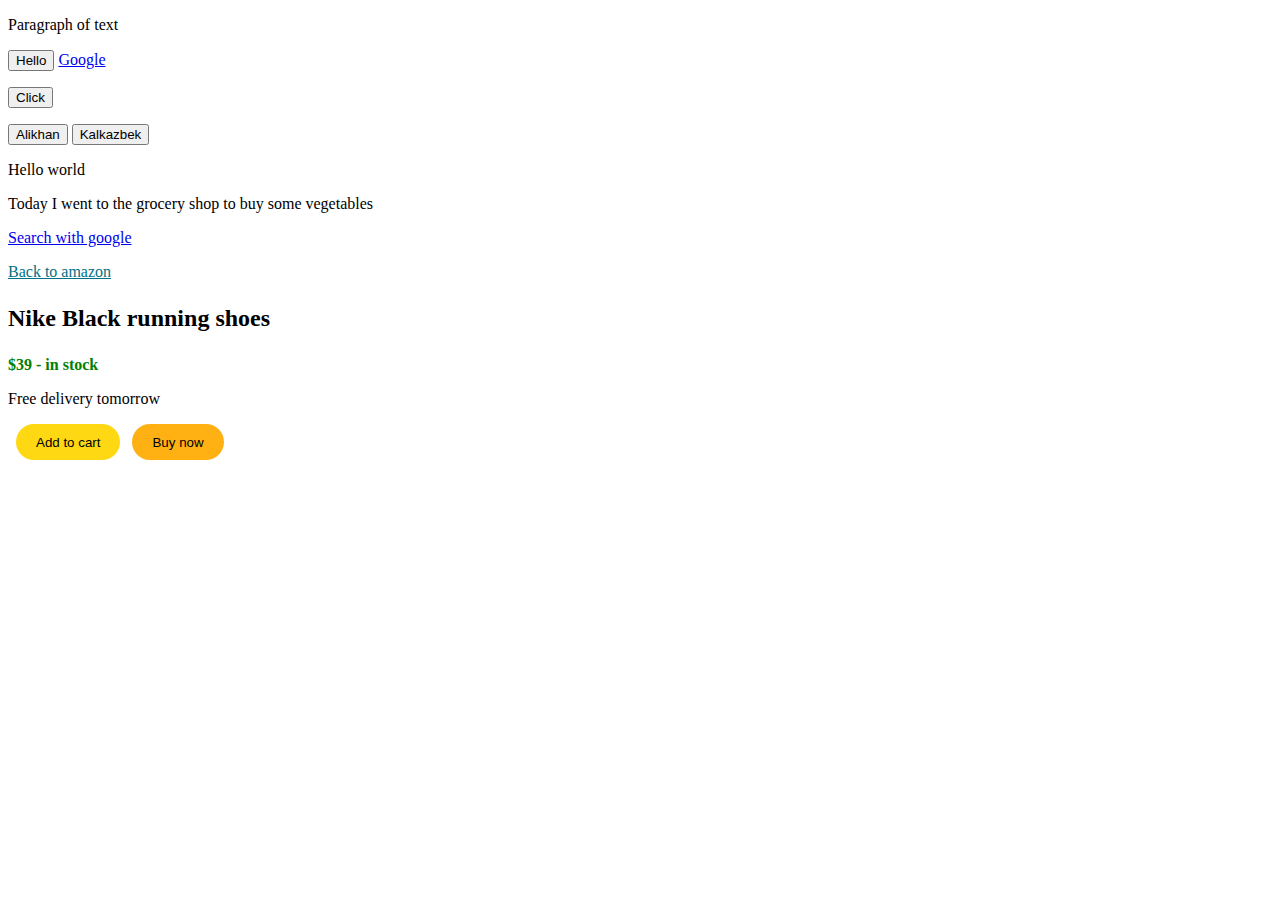
<file: index.html>
<!DOCTYPE html>
<html lang="en">
<head>
    <meta charset="UTF-8">
    <meta name="viewport" content="width=device-width, initial-scale=1.0">
    <title>Document</title>
    <style>
      .amazon-link{
        color: rgb(0, 113, 133);
      }
      .amazon-link:hover{
        color: rgb(199, 81, 31);
      }
      .Nike{
        font-weight: bold;
        font-size: 24px;
      }
      .price{
        color: green;
        font-weight: bold;

      }
      .add{
        background-color: rgb(255, 216, 20);
        color: black;
        height: 36px;
        padding: 10px;
        padding-right: 20px;
        padding-left: 20px;
        border-radius: 18px;
        border: none;
        cursor: pointer;
        margin-left: 8px;
        transition: background-color 0.15s , opacity 0.15s;
      }
      .add:hover{
        background-color:  rgb(245, 205, 3);
      }
      .add:active{
        opacity: 0.6;
      }
      .buy{
        background-color: rgb(255, 177, 20);
        color: black;
        height: 36px;
        padding: 10px;
        padding-right: 20px;
        padding-left: 20px;
        border-radius: 18px;
        border: none;
        cursor: pointer;
        margin-left: 8px;
        transition: background-color 0.15s , opacity 0.15s;

      }
      .buy:hover{
        background-color: rgb(250, 137, 0);

      }
      .buy:active{
        opacity: 0.5;
      }

    </style>
</head>
<body>

    <p>
      Paragraph of text
    </p>

    <button>
      Hello
    </button>

    <a href="https://www.youtube.com/" target="_blank" >
      Google
    </a>
    <p></p>
    <button>Click</button>
    <p></p>
    <button>Alikhan</button>
    <button>Kalkazbek</button>
    <p>Hello world</p>
    <p>Today I went to the grocery shop to buy some vegetables</p>

    <a href="https://www.google.com/" target="_blank">Search with google</a>
    <p></p>
    <a href="https://www.amazon.com/" class="amazon-link" target="_self">Back to amazon</a>
    <p class="Nike">Nike Black running shoes</p>
    <p class="price">$39 - in stock </p>
    <p>Free delivery tomorrow</p>
    <button class="add">Add to cart</button>
    <button class="buy">Buy now</button>
  </body>
</html>
</file>
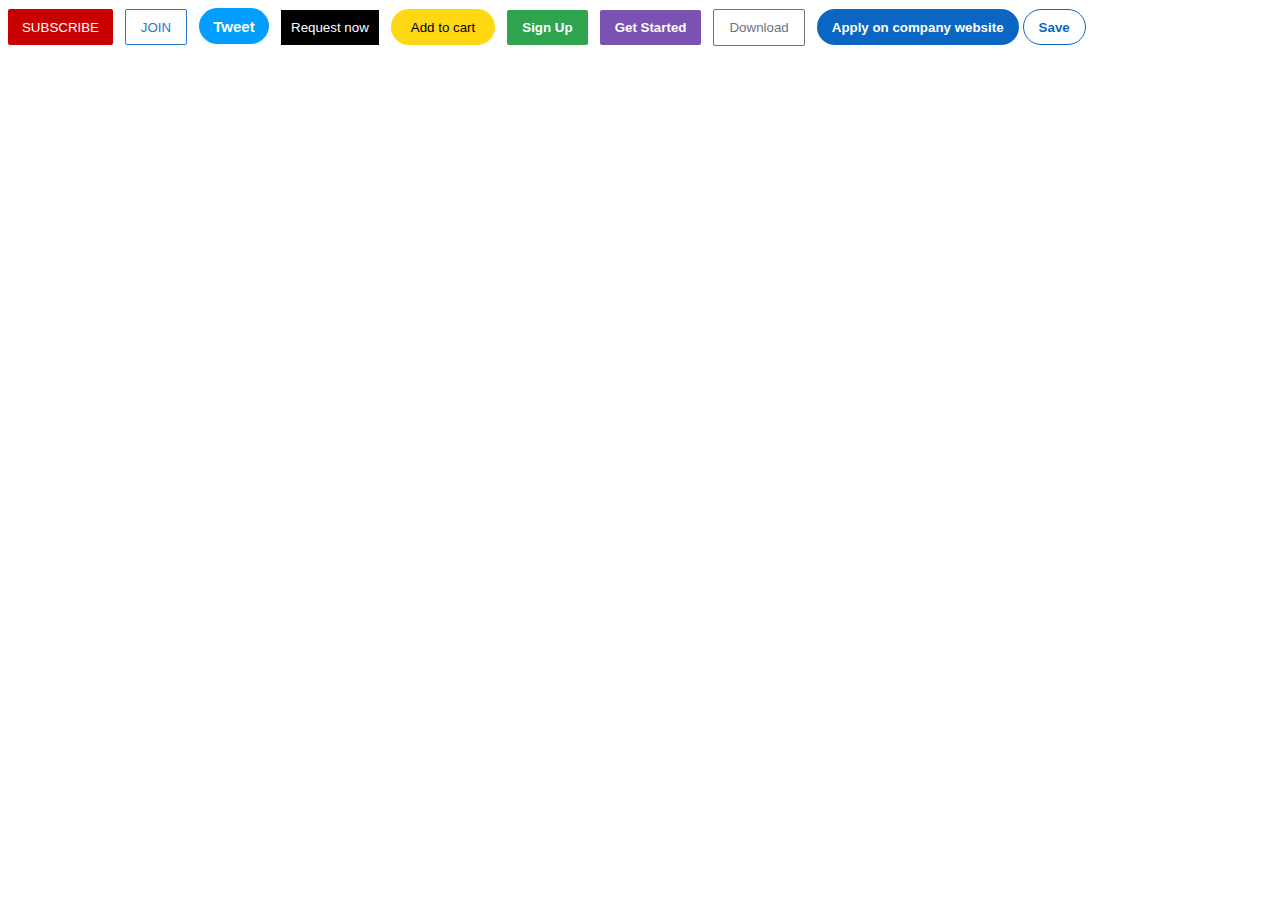
<file: buttons.html>
<!DOCTYPE html>
<html lang="en">
<head>
  <meta charset="UTF-8">
  <meta name="viewport" content="width=device-width, initial-scale=1.0">
  <title>Document</title>
  <style>
    .subscribe{
      background-color: rgb(200, 0, 0);
      color: white;
      border:none;
      height: 36px;
      border-radius: 2px;
      width: 105px;
      cursor: pointer;
      margin-right: 8px;
      transition: opacity 0.15s;
    }
    .subscribe:hover{
      opacity: 0.8;
    }
    .subscribe:active{
      opacity: 0.5;
    }
    .join{
      background-color: white;
      border-radius: 2px;
      border-color: rgb(41,118,211);
      color: rgb(41,118,211);
      height: 36px;
      border-width: 1px;
      width: 62px;
      cursor: pointer;
      border-style: solid;
      transition: background-color 0.15s, color 0.15s;
      
    }
    .join:hover{
      background-color: rgb(41,118,211);
      color: white;
    }
    .join:active{
      opacity: 0.7;
    }
    .tweet{
      border: 1px solid rgb(2,158,255);
      background-color:  rgb(2,158,255);
      color: white;
      border-radius: 18px;
      height: 36px;
      font-weight: bold;
      font-size: 15px;
      font-family: Arial, Helvetica, sans-serif;
      width: 70px;
      cursor: pointer;
      margin-left: 8px;
      transition: box-shadow 0.15s;
    }
    .tweet:hover{
      box-shadow: 5px 5px 10px rgba(0,0,0,0.15);
    }

    .Request{
      background-color: black;
      color: White;
      padding: 10px;
      margin-left: 8px;
      cursor: pointer;
      border: none;
      transition:opacity 0.15;
    }
    .Request:hover{
      opacity: 0.8;
    }
    .Amazon{
      background-color: rgb(255, 216, 20);
      color: black;
      height: 36px;
      padding: 10px;
      padding-right: 20px;
      padding-left: 20px;
      border-radius: 18px;
      border: none;
      cursor: pointer;
      margin-left: 8px;
      transition: background-color 0.5s;
    }
    .Amazon:hover{
      background-color: rgb(245, 205, 3);
    }
    .github{
      background-color: rgb(46, 164, 79);
      color: white;
      border-radius: 2px;
      padding: 10px;
      padding-right: 15px;
      padding-left: 15px;
      margin-left: 8px;
      border: none;
      cursor: pointer;
      font-weight: bold;
      transition: box-shadow 0.15s;
    }
    .github:hover{
      box-shadow: 0px 5px 8px rgba(0, 0, 0, 0.15);
    }
    .bootstrap{
      background-color: rgb(121,82,179);
      color: white;
      padding: 10px;
      padding-left: 15px;
      padding-right: 15px;
      border: none;
      margin-left: 8px;
      border-radius: 2px;
      cursor: pointer;
      font-weight: bold;
      transition: background-color 0.15s;

    }
    .bootstrap:hover{
      background-color: rgb(99, 60, 156);
    }
    .download{
      color: rgb(108,117,125);
      background-color: white;
      border:1px solid rgb(108,117,125);
      border-radius: 2px;
      margin-left: 8px;
      padding: 10px;
      padding-left: 15px;
      padding-right: 15px;
      cursor: pointer;
      transition: background-color 0.15s , color 0.15s;
    }
    .download:hover{
      background-color: rgb(108,117,125);
      color: white;
    }
    .linkedln{
      height: 36px;
      background-color: rgb(10,102,194);
      color: white;
      padding: 10px;
      padding-left: 15px;
      padding-right: 15px;
      cursor: pointer;
      margin-left: 8px;
      border: none;
      border-radius: 18px;
      font-weight: bold;
      transition:background-color 0.15s;

    }
    .linkedln:hover{
      background-color: rgb(2, 70, 138);
    }
    .save{
      
      background-color: white;
      color: rgb(10,102,194);
      cursor: pointer;
      border: 1px solid rgb(10,102,194);
      height: 36px;
      border-radius: 18px;
      padding: 10px;
      padding-left: 15px;
      padding-right: 15px;
      
      font-weight: bold;
      transition: border-width 0.15s , background-color 0.15s;

    }
    .save:hover{
      background-color: rgb(226, 240, 254);
      border-width: 2px;
    }
  </style>
</head>
<body>

  <button class="subscribe" >SUBSCRIBE</button>
  <button class="join" >JOIN</button>
  <button class="tweet">Tweet</button>
  <button class="Request">Request now</button>
  <button class="Amazon">Add to cart</button>
  <button class="github">Sign Up</button>  
  <button class="bootstrap">Get Started</button>
  <button class="download">Download</button>
  <button class="linkedln">Apply on company website</button>
  <button class="save">Save</button>
</body>
</html>
</file>
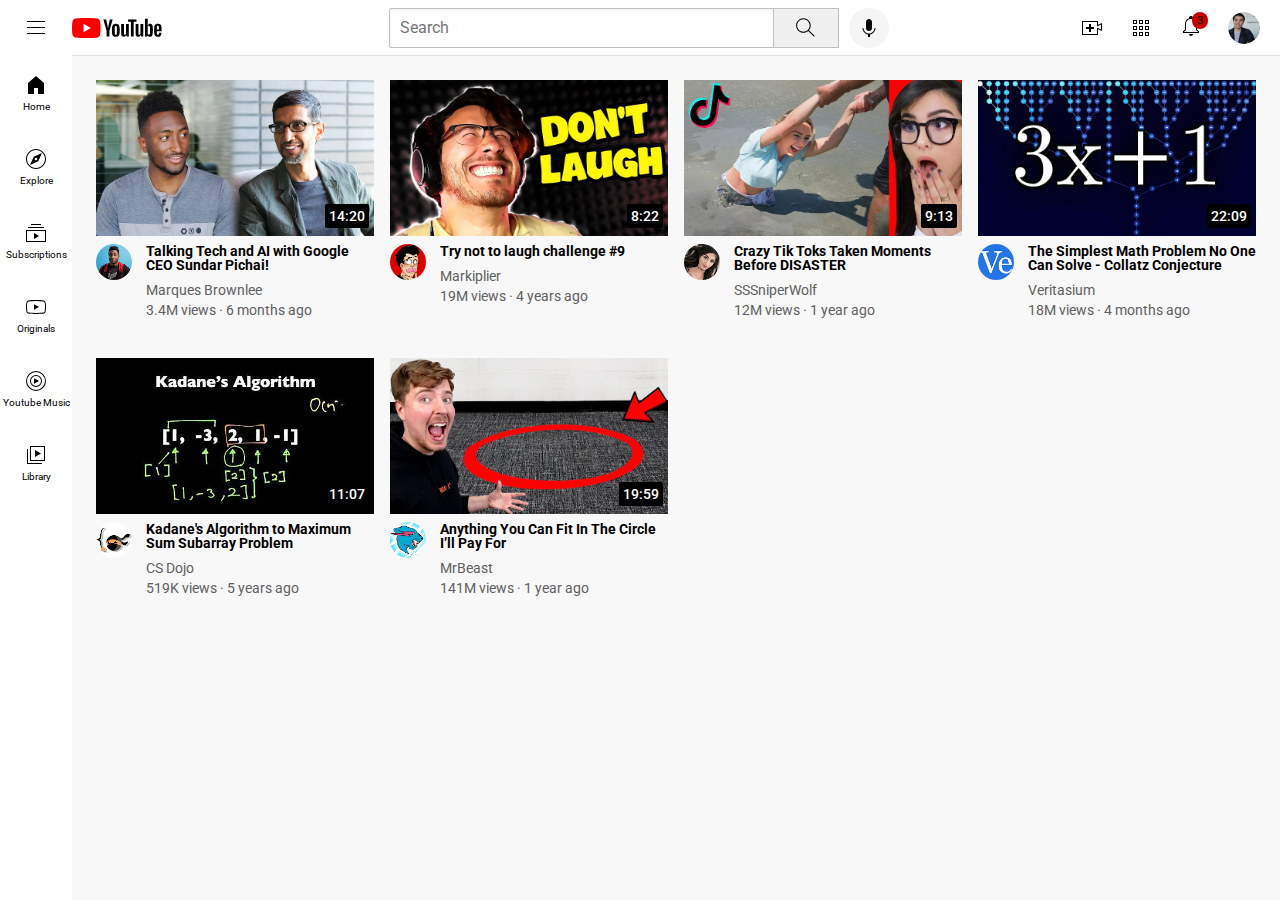
<file: youtube.html>
<!DOCTYPE html>
<html lang="en">
<head>
  <meta charset="UTF-8">
  <meta name="viewport" content="width=device-width, initial-scale=1.0">
  <title>youtube</title>
  <link rel="stylesheet" href="styles/sidebar.css">
  <link rel="stylesheet" href="styles/general.css">
  <link rel="stylesheet" href="styles/header.css">
  <link rel="stylesheet" href="styles/video.css">
  <link rel="preconnect" href="https://fonts.googleapis.com">
  <link rel="preconnect" href="https://fonts.gstatic.com" crossorigin>
  <link href="https://fonts.googleapis.com/css2?family=Roboto:ital,wght@0,100;0,300;0,400;0,500;0,700;0,900;1,100;1,300;1,400;1,500;1,700;1,900&display=swap" rel="stylesheet">

</head>
<body>
  <div class="header">
    <div class="left-section">
      <img class="hamburger-menu" src="header-contents/hamburger-menu.svg" alt="">
      <img class="youtube-logo" src="header-contents/youtube-logo.svg" alt="">
    </div>
    <div class="middle-section">
      <input class="search-bar" type="text" placeholder="Search">
      <button class="search-button">
        <img class="search-icon" src="header-contents/search.svg" alt="">
        <div class="tooltip">Search</div>

        <!-- Put position absolute inside relative -->

      </button>
      <button class="voice-search-button">
        <img class="voice-search-icon" src="header-contents/voice-search-icon.svg" alt="">
        <div class="tooltip">Search with voice</div>
      </button>
    </div>
    <div class="right-section">
      <img class="upload-icon" src="header-contents/upload.svg" alt="">
      <img class="youtube-apps-icon" src="header-contents/youtube-apps.svg" alt="">
       <div class="notifications-icon-container">
        <img class="notifications-icon" src="header-contents/notifications.svg" alt="">
        <div class="notifications-count">3</div>
       </div>
      <img class="current-user-picture" src="channel-pictures/my-channel.jpeg" alt="">
    </div>
  </div>

  <div class="sidebar">
    <div class="sidebar-link">
      <img src="sidebar-contents/home.svg" alt="">
      <div>Home</div>
    </div>
    <div class="sidebar-link">
      <img src="sidebar-contents/explore.svg" alt="">
      <div>Explore</div>
    </div>
    <div class="sidebar-link">
      <img src="sidebar-contents/subscriptions.svg" alt="">
      <div>Subscriptions</div>
    </div>
    <div class="sidebar-link">
      <img src="sidebar-contents/originals.svg" alt="">
      <div>Originals</div>
    </div>
    <div class="sidebar-link">
      <img src="sidebar-contents/youtube-music.svg" alt="">
      <div>Youtube Music</div>
    </div>
    <div class="sidebar-link">
      <img src="sidebar-contents/library.svg" alt="">
      <div>Library</div>
    </div>

  </div>

  <div class="video-grid">
  <div class="video-preview">
    <div class="thumbnail-row">
      <img src="thumbnails/thumbnail-1.webp" class="thumbnail" alt="">
    <div class="video-time">14:20</div>
    </div>
    <div class="video-info-grid">
      <div class="channel-picture">
        <img class="profile-picture" src="channel-pictures/channel-1.jpeg" alt="">
      </div>
        <div class="video-info">
          <div>
            <p class="video-title">
              Talking Tech and AI with Google CEO Sundar Pichai!
            </p>
          </div>
          <div>
            <p class="video-author">Marques Brownlee</p>
          </div>
          <div>
            <p class="video-stats">3.4M views · 6 months ago</p>
          </div>
        </div>
    </div>
  </div>

  <div class="video-preview">
    <div class="thumbnail-row">
      <img src="thumbnails/thumbnail-2.webp" class="thumbnail" alt="">
      <div class="video-time">8:22</div>
    </div>
    <div class="video-info-grid">
      <div class="channel-picture">
        <img class="profile-picture" src="channel-pictures/channel-2.jpeg" alt="">
      </div>
        <div class="video-info">
          <div>
            <p class="video-title">
              Try not to laugh challenge #9
            </p>
          </div>
          <div>
            <p class="video-author">Markiplier </p>
          </div>
          <div>
            <p class="video-stats">19M views · 4 years ago</p>
          </div>
        </div>
    </div>
  </div>

  <div class="video-preview">
    <div class="thumbnail-row">
      <img src="thumbnails/thumbnail-3.webp" class="thumbnail" alt="">
      <div class="video-time">9:13</div>
    </div>
    <div class="video-info-grid">
      <div class="channel-picture">
        <img class="profile-picture" src="channel-pictures/channel-3.jpeg" alt="">
      </div>


        <div class="video-info">
          <div>
            <p class="video-title">
              Crazy Tik Toks Taken Moments Before DISASTER
            </p>
          </div>
          <div>
            <p class="video-author">SSSniperWolf</p>
          </div>
          <div>
            <p class="video-stats">12M views · 1 year ago</p>
          </div>
        </div>
    </div>
  </div>

  <div class="video-preview">
    <div class="thumbnail-row">
      <img src="thumbnails/thumbnail-4.webp" class="thumbnail" alt="">
      <div class="video-time">22:09</div>
    </div>
    <div class="video-info-grid">
      <div class="channel-picture">
        <img class="profile-picture" src="channel-pictures/channel-4.jpeg" alt="">
      </div>
        <div class="video-info">
          <div>
            <p class="video-title">
              The Simplest Math Problem No One Can Solve - Collatz Conjecture
            </p>
          </div>
          <div>
            <p class="video-author">Veritasium </p>
          </div>
          <div>
            <p class="video-stats">18M views · 4 months ago</p>
          </div>
        </div>
    </div>
  </div>

  <div class="video-preview">
    <div class="thumbnail-row">
      <img src="thumbnails/thumbnail-5.webp" class="thumbnail" alt="">
      <div class="video-time">11:07</div>
    </div>
    <div class="video-info-grid">
      <div class="channel-picture">
        <img class="profile-picture" src="channel-pictures/channel-5.jpeg" alt="">
      </div>


        <div class="video-info">
          <div>
            <p class="video-title">
              Kadane's Algorithm to Maximum Sum Subarray Problem
            </p>
          </div>
          <div>
            <p class="video-author">CS Dojo</p>
          </div>
          <div>
            <p class="video-stats">519K views · 5 years ago</p>
          </div>
        </div>
    </div>
  </div>

  <div class="video-preview">
    <div class="thumbnail-row">
      <img src="thumbnails/thumbnail-6.webp" class="thumbnail" alt="">
      <div class="video-time">19:59</div>
    </div>
    <div class="video-info-grid">
      <div class="channel-picture">
        <img class="profile-picture" src="channel-pictures/channel-6.jpeg" alt="">
      </div>
        <div class="video-info">
          <div>
            <p class="video-title">
              Anything You Can Fit In The Circle I’ll Pay For
            </p>
          </div>
          <div>
            <p class="video-author">MrBeast</p>
          </div>
          <div>
            <p class="video-stats">141M views · 1 year ago</p>
          </div>
        </div>
    </div>
  </div>
</div>
</body>
</html>
</file>
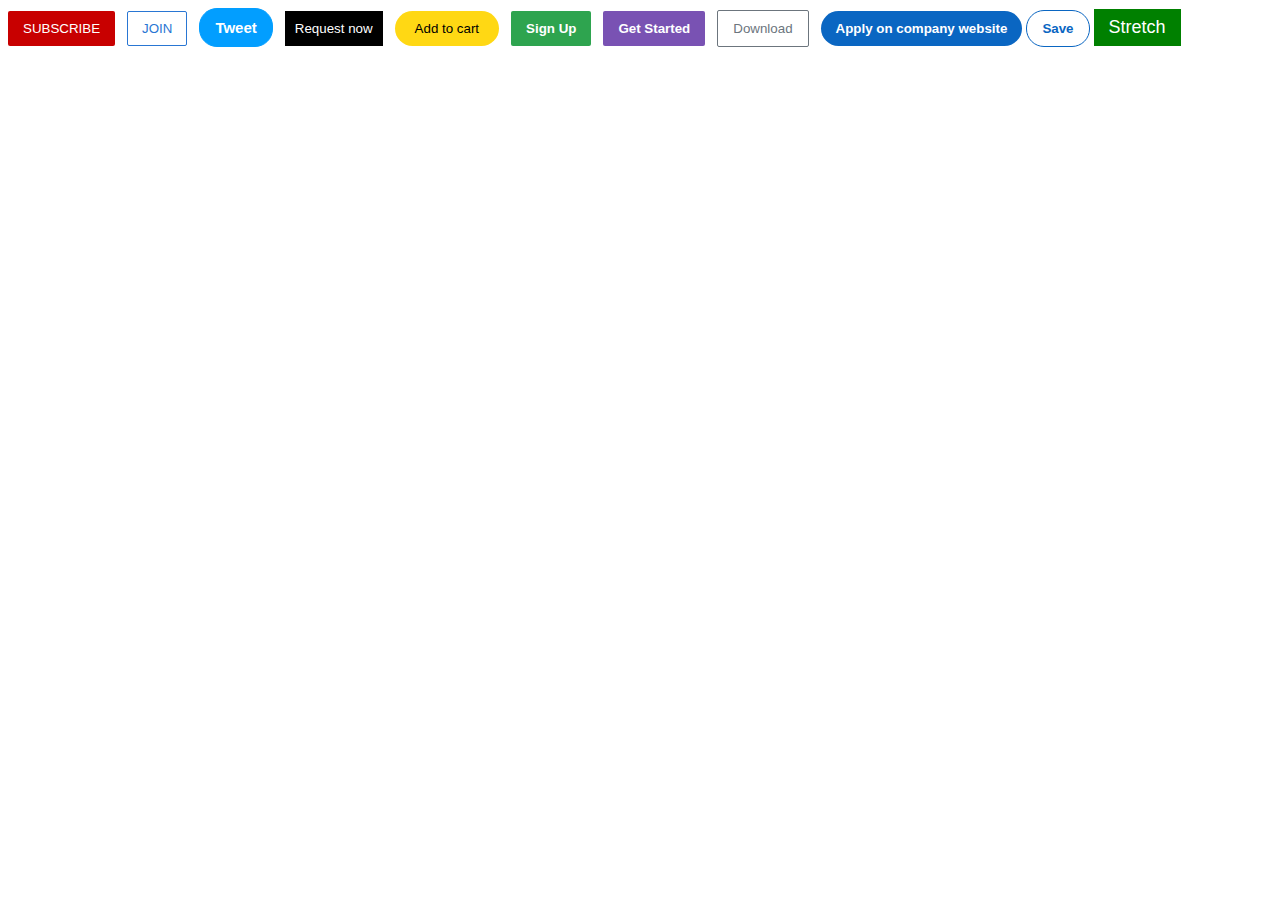
<file: templates/buttons.html>
<!DOCTYPE html>
<html lang="en">
<head>
  <meta charset="UTF-8">
  <meta name="viewport" content="width=device-width, initial-scale=1.0">
  <title>Buttons</title>
  <link rel="stylesheet" href="styles/buttons.css">
</head>
<body>

  <button class="subscribe" >SUBSCRIBE</button>
  <button class="join" >JOIN</button>
  <button class="tweet">Tweet</button>
  <button class="Request">Request now</button>
  <button class="Amazon">Add to cart</button>
  <button class="github">Sign Up</button>  
  <button class="bootstrap">Get Started</button>
  <button class="download">Download</button>
  <button class="linkedln">Apply on company website</button>
  <button class="save">Save</button>
  <button class="stretch">Stretch</button>
</body>
</html>
</file>
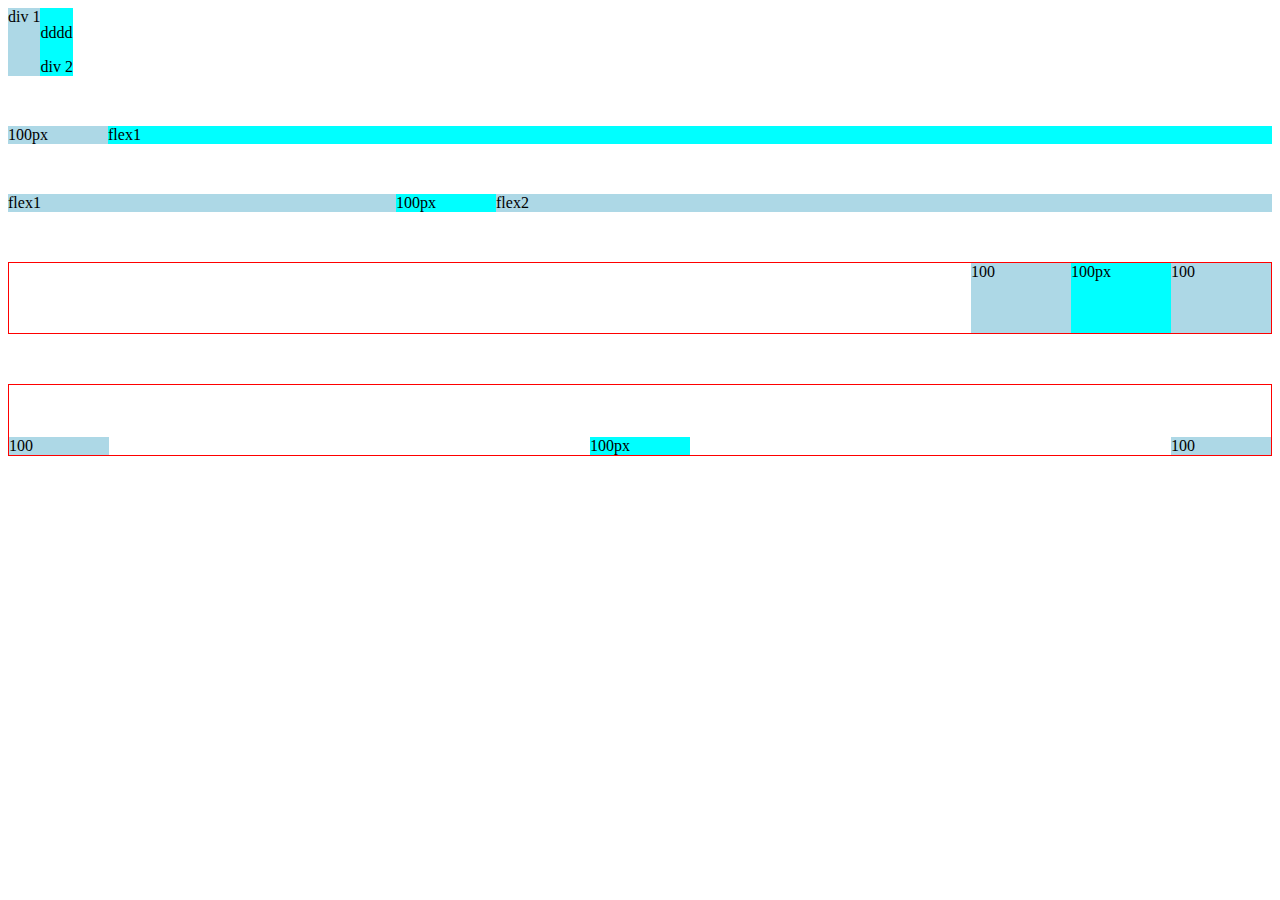
<file: templates/flexbox.html>
<!DOCTYPE html>
<html lang="en">
<head>
  <meta charset="UTF-8">
  <meta name="viewport" content="width=device-width, initial-scale=1.0">
  <title>flexbox</title>
</head>
<body>
  <div style="display: flex; flex-direction: row;"> 
    <div class="div1" style="background-color: lightblue;">div 1</div>
    <div class="div2" style="background-color: aqua;"><p>dddd</p> div 2</div>
  </div>


  <div style="display: flex; flex-direction: row; margin-top: 50px;"> 
    <div class="div1" style="background-color: lightblue; width: 100px;">100px</div>
    <div class="div2" style="background-color: aqua; flex: 1;">flex1</div>
  </div>

  <div style="display: flex; flex-direction: row; margin-top: 50px;"> 
    <div class="div2" style="background-color: lightblue; flex: 1;">flex1</div>
    <div class="div1" style="background-color: aqua; width: 100px;">100px</div>
    <div class="div1" style="background-color: lightblue; flex: 2;">flex2</div>
  </div>

  <div style="display: flex; flex-direction: row; margin-top: 50px; height: 70px; border: 1px solid red;
  justify-content: end;"> 
    <div class="div2" style="background-color: lightblue; width: 100px;">100</div>
    <div class="div1" style="background-color: aqua; width: 100px;">100px</div>
    <div class="div1" style="background-color: lightblue; width: 100px;">100</div>
  </div>

  <div style="display: flex; flex-direction: row; margin-top: 50px; height: 70px; align-items: end; border: 1px solid red;
  justify-content: space-between;"> 
    <div class="div2" style="background-color: lightblue; width: 100px;">100</div>
    <div class="div1" style="background-color: aqua; width: 100px;">100px</div>
    <div class="div1" style="background-color: lightblue; width: 100px;">100</div>
  </div>
</body>
</html>
</file>
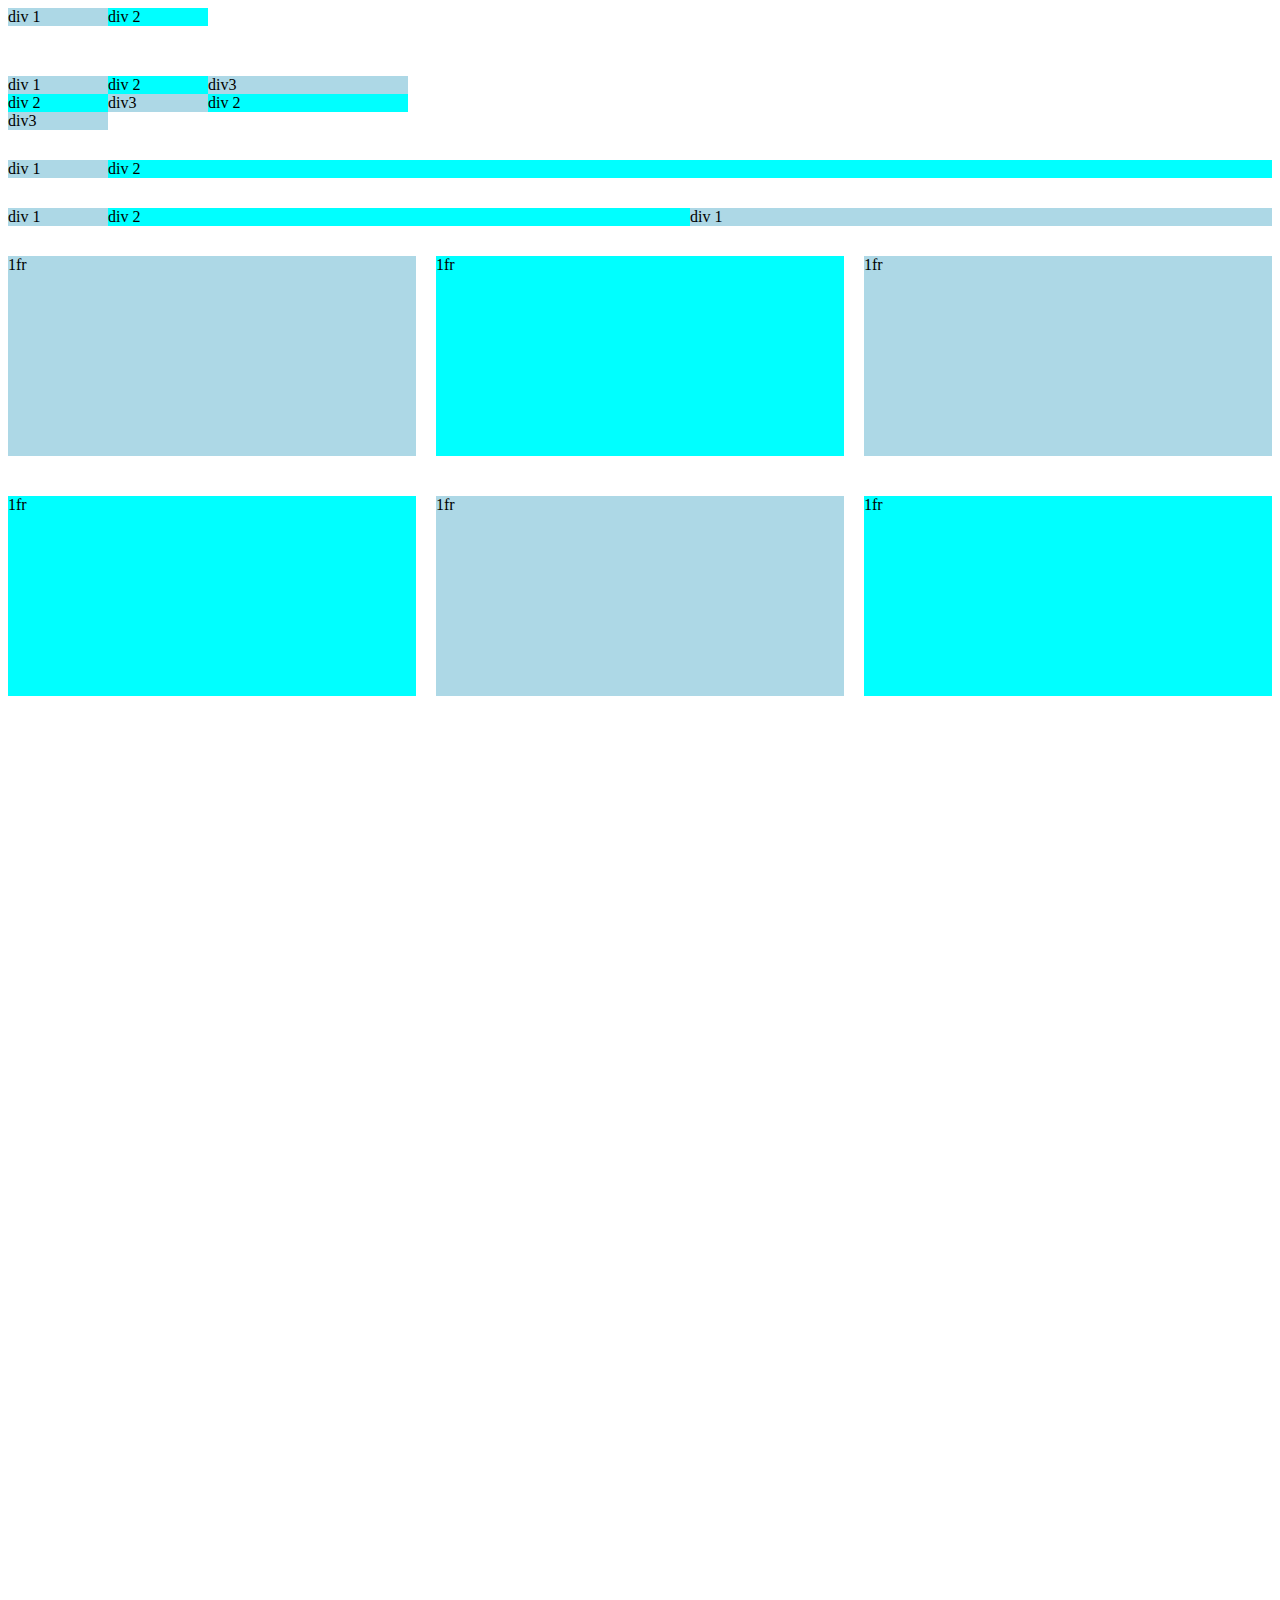
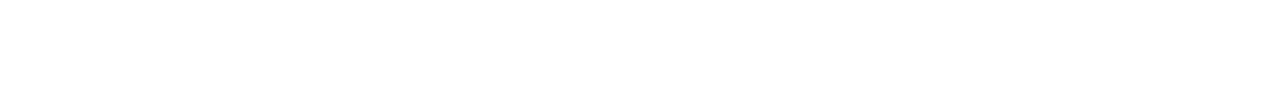
<file: templates/grid.html>
<!DOCTYPE html>
<html lang="en">
<head>
  <meta charset="UTF-8">
  <meta name="viewport" content="width=device-width, initial-scale=1.0">
  <title>Grid practice</title>

</head>
<body style="padding-bottom: 1000px;">

  <div style="display: grid; grid-template-columns: 100px 100px;"> 
    <div class="div1" style="background-color: lightblue;">div 1</div>
    <div class="div2" style="background-color: aqua;">div 2</div>
  </div>

  <div style="display: grid; grid-template-columns: 100px 100px 200px; margin-top: 50px;"> 
    <div class="div1" style="background-color: lightblue;">div 1</div>
    <div class="div2" style="background-color: aqua;">div 2</div>
    <div class="div3" style="background-color: lightblue;">div3</div>
    <div class="div2" style="background-color: aqua;">div 2</div>
    <div class="div3" style="background-color: lightblue;">div3</div>
    <div class="div2" style="background-color: aqua;">div 2</div>
    <div class="div3" style="background-color: lightblue;">div3</div>
  </div>
  
  <div style="display: grid; grid-template-columns: 100px 1fr; margin-top: 30px;"> 
    <div class="div1" style="background-color: lightblue;">div 1</div>
    <div class="div2" style="background-color: aqua;">div 2</div>
  </div>

  <div style="display: grid; grid-template-columns: 100px 1fr 1fr; margin-top: 30px;"> 
    <div class="div1" style="background-color: lightblue;">div 1</div>
    <div class="div2" style="background-color: aqua;">div 2</div>
    <div class="div1" style="background-color: lightblue;">div 1</div>
  </div>

  <div style="display: grid; grid-template-columns: 1fr 1fr 1fr; margin-top: 30px; column-gap: 20px;row-gap: 40px;"> 
    <div class="div1" style="background-color: lightblue; height: 200px;">1fr</div>
    <div class="div2" style="background-color: aqua;height: 200px;">1fr</div>
    <div class="div1" style="background-color: lightblue;height: 200px;">1fr</div>
    <div class="div2" style="background-color: aqua;height: 200px;">1fr</div>
    <div class="div1" style="background-color: lightblue;height: 200px;">1fr</div>
    <div class="div2" style="background-color: aqua;height: 200px;">1fr</div>
  </div>

</body>
</html>
</file>
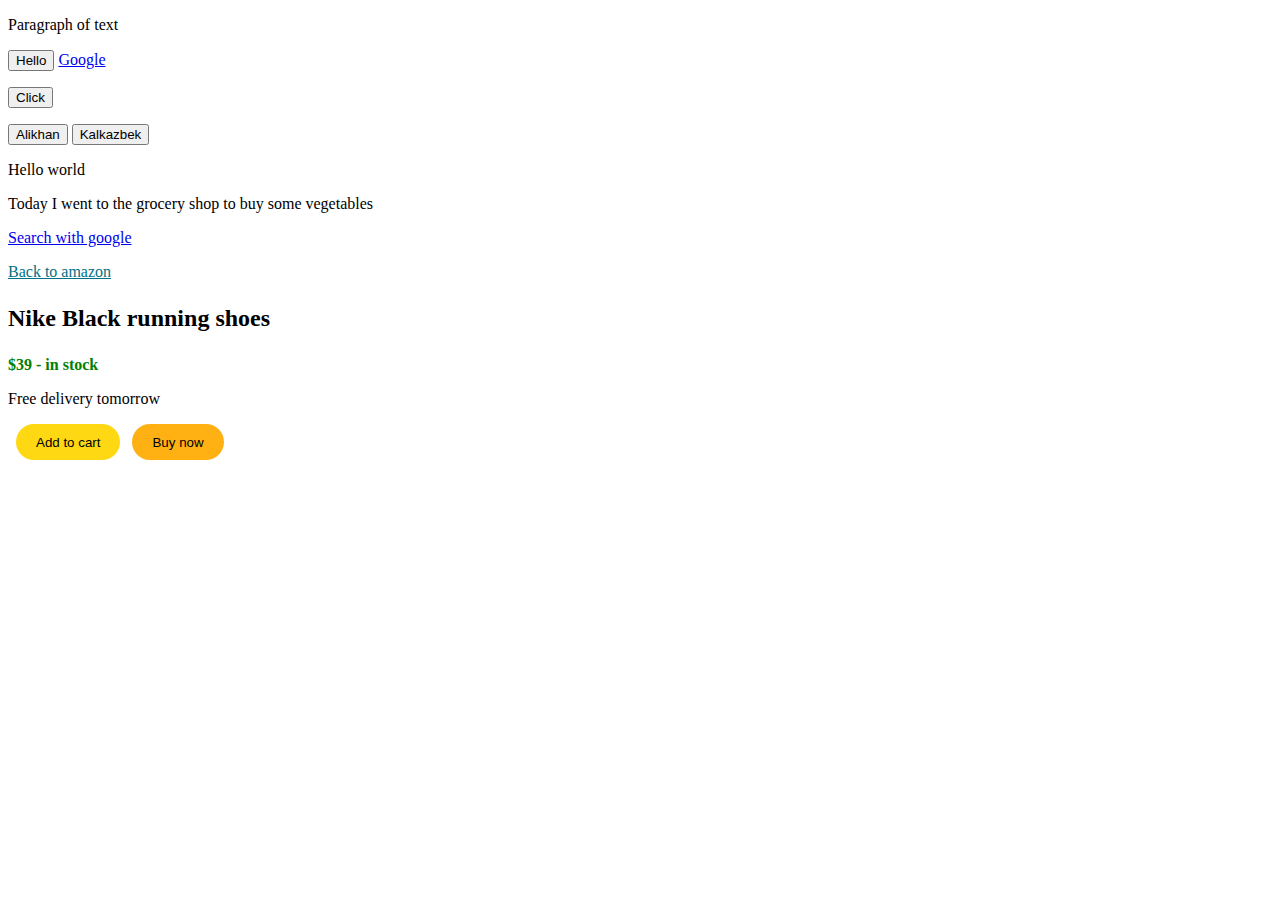
<file: templates/intro.html>
<!DOCTYPE html>
<html lang="en">
<head>
    <meta charset="UTF-8">
    <meta name="viewport" content="width=device-width, initial-scale=1.0">
    <title>Intro</title>
    <style>
      .amazon-link{
        color: rgb(0, 113, 133);
      }
      .amazon-link:hover{
        color: rgb(199, 81, 31);
      }
      .Nike{
        font-weight: bold;
        font-size: 24px;
      }
      .price{
        color: green;
        font-weight: bold;

      }
      .add{
        background-color: rgb(255, 216, 20);
        color: black;
        height: 36px;
        padding: 10px;
        padding-right: 20px;
        padding-left: 20px;
        border-radius: 18px;
        border: none;
        cursor: pointer;
        margin-left: 8px;
        transition: background-color 0.15s , opacity 0.15s;
      }
      .add:hover{
        background-color:  rgb(245, 205, 3);
      }
      .add:active{
        opacity: 0.6;
      }
      .buy{
        background-color: rgb(255, 177, 20);
        color: black;
        height: 36px;
        padding: 10px;
        padding-right: 20px;
        padding-left: 20px;
        border-radius: 18px;
        border: none;
        cursor: pointer;
        margin-left: 8px;
        transition: background-color 0.15s , opacity 0.15s;

      }
      .buy:hover{
        background-color: rgb(250, 137, 0);

      }
      .buy:active{
        opacity: 0.5;
      }

    </style>
</head>
<body>

    <p>
      Paragraph of text
    </p>

    <button>
      Hello
    </button>

    <a href="https://www.youtube.com/" target="_blank" >
      Google
    </a>
    <p></p>
    <button>Click</button>
    <p></p>
    <button>Alikhan</button>
    <button>Kalkazbek</button>
    <p>Hello world</p>
    <p>Today I went to the grocery shop to buy some vegetables</p>
    
    <a href="https://www.google.com/" target="_blank">Search with google</a>
    <p></p>
    <a href="https://www.amazon.com/" class="amazon-link" target="_self">Back to amazon</a>
    <p class="Nike">Nike Black running shoes</p>
    <p class="price">$39 - in stock </p>
    <p>Free delivery tomorrow</p>
    <button class="add">Add to cart</button>
    <button class="buy">Buy now</button>
  </body>
</html>
</file>
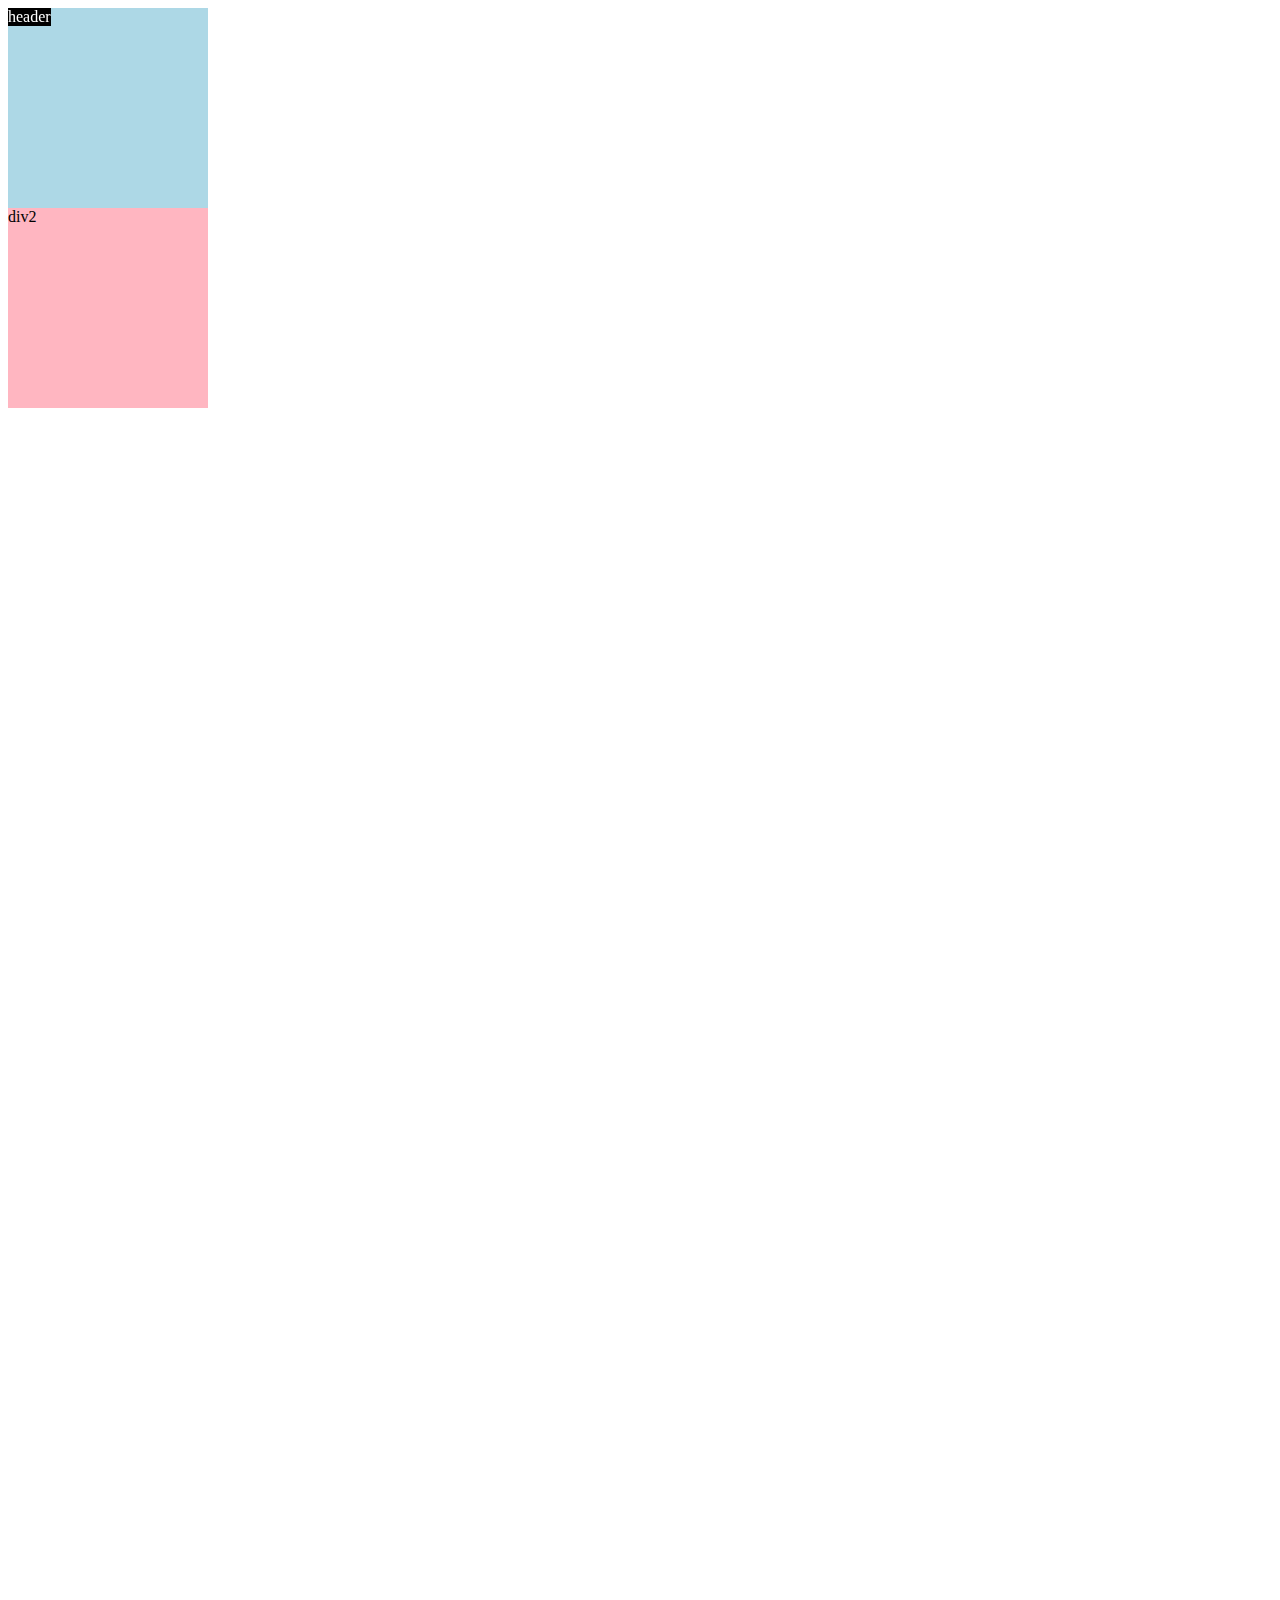
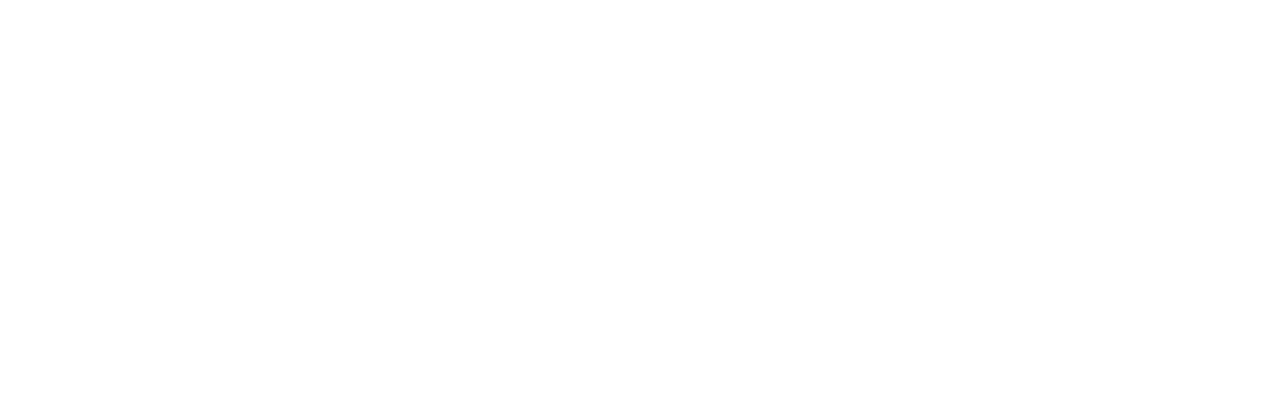
<file: templates/positions.html>
<!DOCTYPE html>
<html lang="en">
<head>
  <meta charset="UTF-8">
  <meta name="viewport" content="width=device-width, initial-scale=1.0">
  <title>Document</title>
</head>
<body style="height: 2000px;">
  <div class="header" style="
    background-color: black;
    color: white;
    position: fixed;">
    header
  </div>
  <div style="background-color: lightblue;height: 200px; width: 200px;">
    div1
  </div>
  <div style="background-color: lightpink; height: 200px; width: 200px;">
    div2
</div>


</body>
</html>
</file>
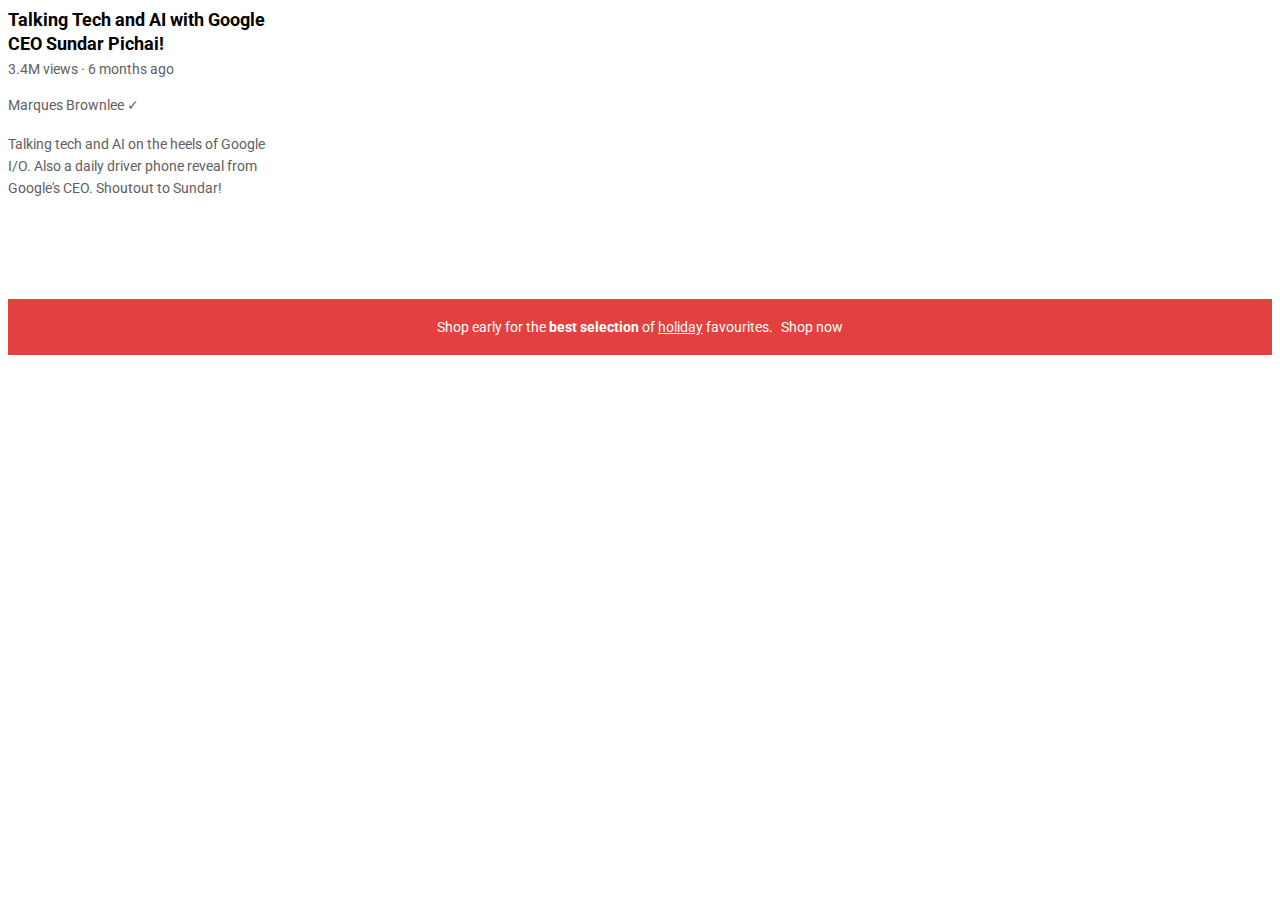
<file: templates/text.html>
<!DOCTYPE html>
<html lang="en">
<head>
  <meta charset="UTF-8">
  <meta name="viewport" content="width=device-width, initial-scale=1.0">
  <title>Text</title>
  <link rel="stylesheet" href="styles/text.css">
  <link rel="preconnect" href="https://fonts.googleapis.com">
  <link rel="preconnect" href="https://fonts.gstatic.com" crossorigin>
  <link href="https://fonts.googleapis.com/css2?family=Roboto:ital,wght@0,100;0,300;0,400;0,500;0,700;0,900;1,100;1,300;1,400;1,500;1,700;1,900&display=swap" rel="stylesheet">
</head>
<body>
  <p class="video-title"> Talking Tech and AI with Google CEO Sundar Pichai! </p>
  <p class="video-stats">
    3.4M views &#183; 6 months ago
  </p>
  <p class="video-author">
    Marques Brownlee &#10003;
  </p>
  <p class="video-description">
    Talking tech and AI on the heels of Google I/O. Also a daily driver phone reveal from Google's CEO. Shoutout to Sundar!
  </p>

  <p class="apple-text">
     Shop early for the <strong>best selection</strong> of <u>holiday</u> favourites. <span class="span-example">Shop now</span>
  </p>
</body>
</html>
</file>
<file: styles/sidebar.css>
.sidebar{
  position: fixed;
  left: 0;
  bottom: 0;
  top: 55px;
  background-color: white;
  width: 72px;
  z-index: 200;
}

.sidebar-link {
  height: 74px;
  display: flex;
  align-items: center;
  justify-content: center;
  flex-direction: column;
  cursor: pointer;
}
.sidebar-link:hover{
  background-color: rgb(235, 235, 235);
}

.sidebar-link img {
  height: 24px;
  margin-bottom: 4px;

}

.sidebar-link div {
  font-family: Roboto , Arial;
  font-size: 10px;

}
</file>
<file: styles/general.css>
p{
  font-family: Roboto, Arial;
  margin-top: 0px;
  margin-bottom: 0px;
}
body {
  margin: 0px;
  padding-top: 80px;
  padding-left: 96px;
  padding-right: 24px;
  background-color: rgb(248, 248, 248);
}
</file>
<file: styles/header.css>
.header {
  height: 55px;
  position: fixed;
  top: 0;
  right: 0;
  left: 0;
  display: flex;
  flex-direction: row;
  justify-content: space-between;
  background-color: white;
  border-bottom: 1px solid rgb(228, 228, 228);
  z-index: 100;
}

.left-section {
  display: flex;
  align-items: center;
}

.hamburger-menu {
  height: 24px;
  margin-left: 24px;
  margin-right: 24px;
}

.youtube-logo {
  height: 20px;
}

.middle-section {
  flex: 1;
  margin-left: 70px;
  margin-right: 35px;
  max-width: 500px;
  display: flex;
  align-items: center;
}

.search-bar {
  flex: 1;
  height: 36px;
  padding-left: 10px;
  font-size: 16px;
  border-width: 1px;
  border-style: solid;
  border-color: rgb(192, 192, 192);
  border-radius: 2px;
  box-shadow: inset 1px 2px 3px rgba(0, 0, 0, 0.05);
  width: 0;
}

.search-bar::placeholder {
  font-family: Roboto, Arial;
  font-size: 16px;
}

.search-button {
  height: 40px;
  width: 66px;
  background-color: rgb(240, 240, 240);
  border-width: 1px;
  border-style: solid;
  border-color: rgb(192, 192, 192);
  margin-left: -1px;
  margin-right: 10px;
}

.search-button , .voice-search-button {
  position: relative;
  display: flex;justify-content: center;
  align-items: center;
}
.search-button .tooltip , .voice-search-button .tooltip {
  position: absolute;
  background-color: gray;
  color: white;
  padding: 4px;
  border-radius: 2px;
  font-size: 12px;
  bottom: -30px;
  opacity: 0;
  transition: opacity 0.15s;
  pointer-events: none;
  white-space: nowrap;

}

.search-button:hover .tooltip , .voice-search-button:hover .tooltip {
  opacity: 1;
}

.search-icon {
  height: 25px;
}

.voice-search-button {
  height: 40px;
  width: 40px;
  border-radius: 20px;
  border: none;
  background-color: rgb(245, 245, 245);
}

.voice-search-icon {
  height: 24px;
}

.right-section {
  width: 180px;
  margin-right: 20px;
  display: flex;
  align-items: center;
  justify-content: space-between;
  flex-shrink: 0;
}

.upload-icon {
  height: 24px;
}

.youtube-apps-icon {
  height: 24px;
}

.notifications-icon {
  height: 24px;
}

.notifications-icon-container{
  position: relative;
}
.notifications-count{
  position: absolute;
  top: -2px;
  right: -5px;
  background-color: rgb(200, 0, 0);
  font-size: 11px;
  font-family: Roboto, Arial;
  padding-left: 5px;
  padding-right: 5px;
  padding-top: 2px;
  padding-bottom: 2px;
  border-radius: 10px;
}

.current-user-picture {
  height: 32px;
  border-radius: 16px;
}
</file>
<file: styles/video.css>
.thumbnail{
  display: block;
  width: 100%;
}



.video-info-grid{
  display: grid;
  grid-template-columns: 50px 1fr;

}
.profile-picture{
  width: 36px;
  border-radius: 18px;
}
.thumbnail-row{
  margin-bottom: 8px;
  position: relative;
}
.video-title {
  margin-top: 0px;
  font-size: 14px;
  font-weight: 700;
  line-height: 14px;
  margin-bottom: 10px;
}
.video-author , .video-stats{
  font-size: 14px;
  color: rgb(96, 96, 96);
}
.video-author{
  margin-bottom: 4px;
}
.video-grid{
  display: grid;
  grid-template-columns: 1fr 1fr 1fr;
  column-gap: 16px;
  row-gap: 40px;
}

@media (max-width:750px) {
  .video-grid{
    grid-template-columns: 1fr 1fr;
  }
}

@media (min-width:751px) and (max-width:999px){
  .video-grid{
    grid-template-columns: 1fr 1fr 1fr;
  }
}

@media (min-width:1000px) {
  .video-grid{
    grid-template-columns: 1fr 1fr 1fr 1fr;
  }
}


.video-time {
  position: absolute;
  bottom: 8px;
  right: 5px;
  background-color: black;
  color: white;
  font-family: Roboto , Arial;
  font-size: 14px;
  font-weight: 500;
  padding: 4px;
  border-radius: 2px;
}
</file>
<file: templates/styles/buttons.css>
.subscribe{
  padding: 10px;
  padding-left: 15px;
  padding-right: 15px;
  background-color: rgb(200, 0, 0);
  color: white;
  border:none;
  border-radius: 2px;
  cursor: pointer;
  margin-right: 8px;
  transition: opacity 0.15s;
  
}
.subscribe:hover{
  opacity: 0.8;
}
.subscribe:active{
  opacity: 0.5;
}
.join{
  padding: 9px;
  padding-left: 14px;
  padding-right: 14px;
  background-color: white;
  border-radius: 2px;
  border-color: rgb(41,118,211);
  color: rgb(41,118,211);
  border-width: 1px;
  cursor: pointer;
  border-style: solid;
  transition: background-color 0.15s, color 0.15s;

  
}
.join:hover{
  background-color: rgb(41,118,211);
  color: white;
}
.join:active{
  opacity: 0.7;
}
.tweet{
  padding: 10px;
  padding-left: 15px;
  padding-right: 15px;
  border: 1px solid rgb(2,158,255);
  background-color:  rgb(2,158,255);
  color: white;
  border-radius: 18px;
  font-weight: bold;
  font-size: 15px;
  font-family: Arial, Helvetica, sans-serif;
  cursor: pointer;
  margin-left: 8px;
  transition: box-shadow 0.15s;

}
.tweet:hover{
  box-shadow: 5px 5px 10px rgba(0,0,0,0.15);
}

.Request{
  background-color: black;
  color: White;
  padding: 10px;
  margin-left: 8px;
  cursor: pointer;
  border: none;
  transition:opacity 0.15s;
}
.Request:hover{
  opacity: 0.8;
}
.Amazon{
  background-color: rgb(255, 216, 20);
  color: black;
  padding: 10px;
  padding-right: 20px;
  padding-left: 20px;
  border-radius: 18px;
  border: none;
  cursor: pointer;
  margin-left: 8px;
  transition: background-color 0.5s;
}
.Amazon:hover{
  background-color: rgb(245, 205, 3);
}
.github{
  background-color: rgb(46, 164, 79);
  color: white;
  border-radius: 2px;
  padding: 10px;
  padding-right: 15px;
  padding-left: 15px;
  margin-left: 8px;
  border: none;
  cursor: pointer;
  font-weight: bold;
  transition: box-shadow 0.15s;
}
.github:hover{
  box-shadow: 0px 5px 8px rgba(0, 0, 0, 0.15);
}
.bootstrap{
  background-color: rgb(121,82,179);
  color: white;
  padding: 10px;
  padding-left: 15px;
  padding-right: 15px;
  border: none;
  margin-left: 8px;
  border-radius: 2px;
  cursor: pointer;
  font-weight: bold;
  transition: background-color 0.15s;

}
.bootstrap:hover{
  background-color: rgb(99, 60, 156);
}
.download{
  color: rgb(108,117,125);
  background-color: white;
  border:1px solid rgb(108,117,125);
  border-radius: 2px;
  margin-left: 8px;
  padding: 10px;
  padding-left: 15px;
  padding-right: 15px;
  cursor: pointer;
  transition: background-color 0.15s , color 0.15s;
}
.download:hover{
  background-color: rgb(108,117,125);
  color: white;
}
.linkedln{
  background-color: rgb(10,102,194);
  color: white;
  padding: 10px;
  padding-left: 15px;
  padding-right: 15px;
  cursor: pointer;
  margin-left: 8px;
  border: none;
  border-radius: 18px;
  font-weight: bold;
  transition:background-color 0.15s;

}
.linkedln:hover{
  background-color: rgb(2, 70, 138);
}
.save{
  
  background-color: white;
  color: rgb(10,102,194);
  cursor: pointer;
  border: 1px solid rgb(10,102,194);
  border-radius: 18px;
  padding: 10px;
  padding-left: 15px;
  padding-right: 15px;
  
  font-weight: bold;
  transition: border-width 0.15s , background-color 0.15s;

}
.save:hover{
  background-color: rgb(226, 240, 254);
  border-width: 2px;
}

.stretch{
  background-color: green;
  color: white;
  border: none;
  font-size: 18px;
  padding-top: 8px;
  padding-bottom: 8px;
  padding-left: 15px;
  padding-right: 15px;
  cursor: pointer;
  transition: padding-top 1s,
    padding-bottom 1s,
    padding-left 1s,
    padding-right 1s;
  
}
.stretch:hover{
  padding-top: 18px;
  padding-bottom: 18px;
  padding-left: 36px;
  padding-right: 36px;

}
</file>
<file: templates/styles/text.css>
p {
  font-family: Roboto;
  margin-top: 0px;
  margin-bottom: 0px;
}

.video-title{
  font-weight: bold;
  font-size: 18px;
  width: 280px;
  line-height: 24px;
  margin-bottom: 5px;
}
.video-stats{
  font-size: 14px;
  color: rgb(96,96,96);
  margin-bottom: 20px;
}

.video-author{
  font-size: 14px;
  color: rgb(96, 96, 96);
  margin-bottom: 20px;
}
.video-description{
  width: 280px;
  font-size: 14px;
  color: rgb(96, 96, 96);
  line-height: 22px;
  margin-bottom: 100px;
  
}
.apple-text{
  margin-bottom: 50px;
  font-size: 14px;
  background-color: rgb(227, 65, 64);
  color: white;
  text-align: center;padding: 20px;
}
.span-example{
  cursor: pointer;
  margin-left: 5px;
}
.span-example:hover {
  text-decoration: underline;
}
</file>
